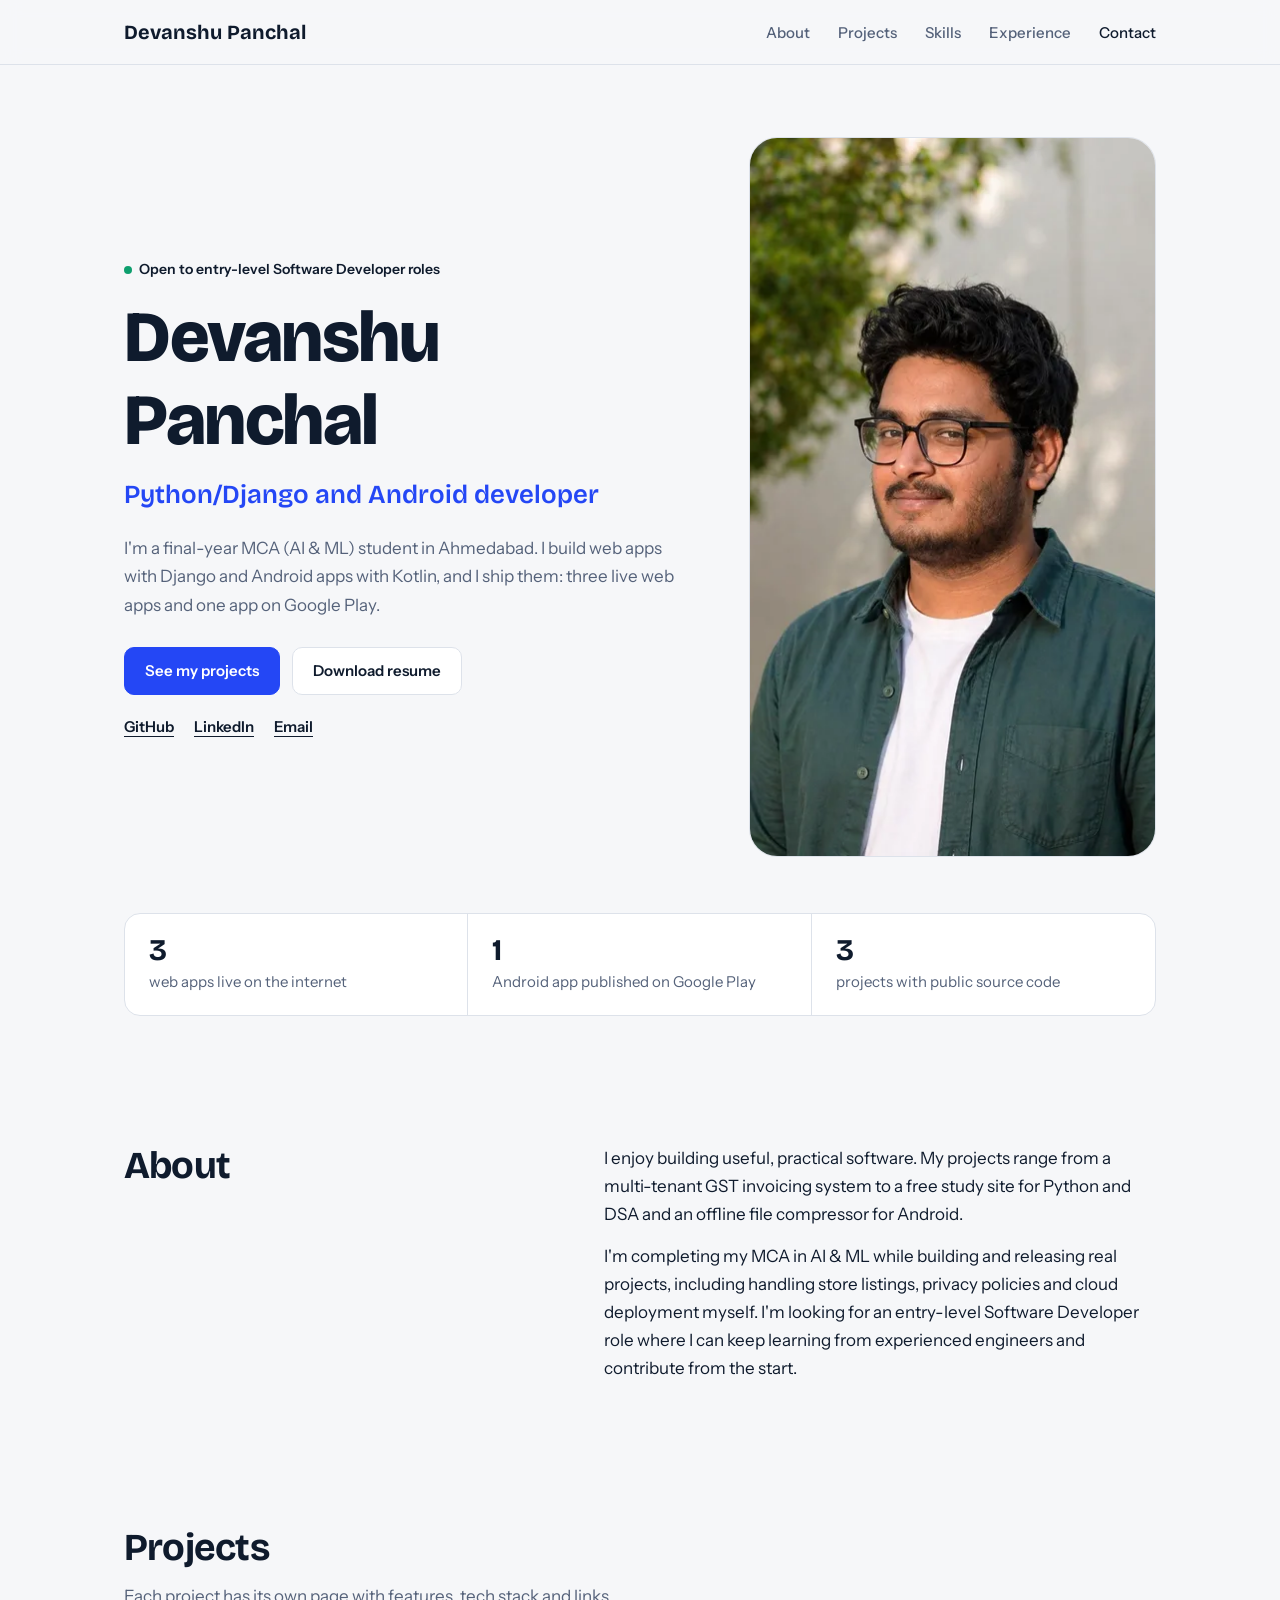
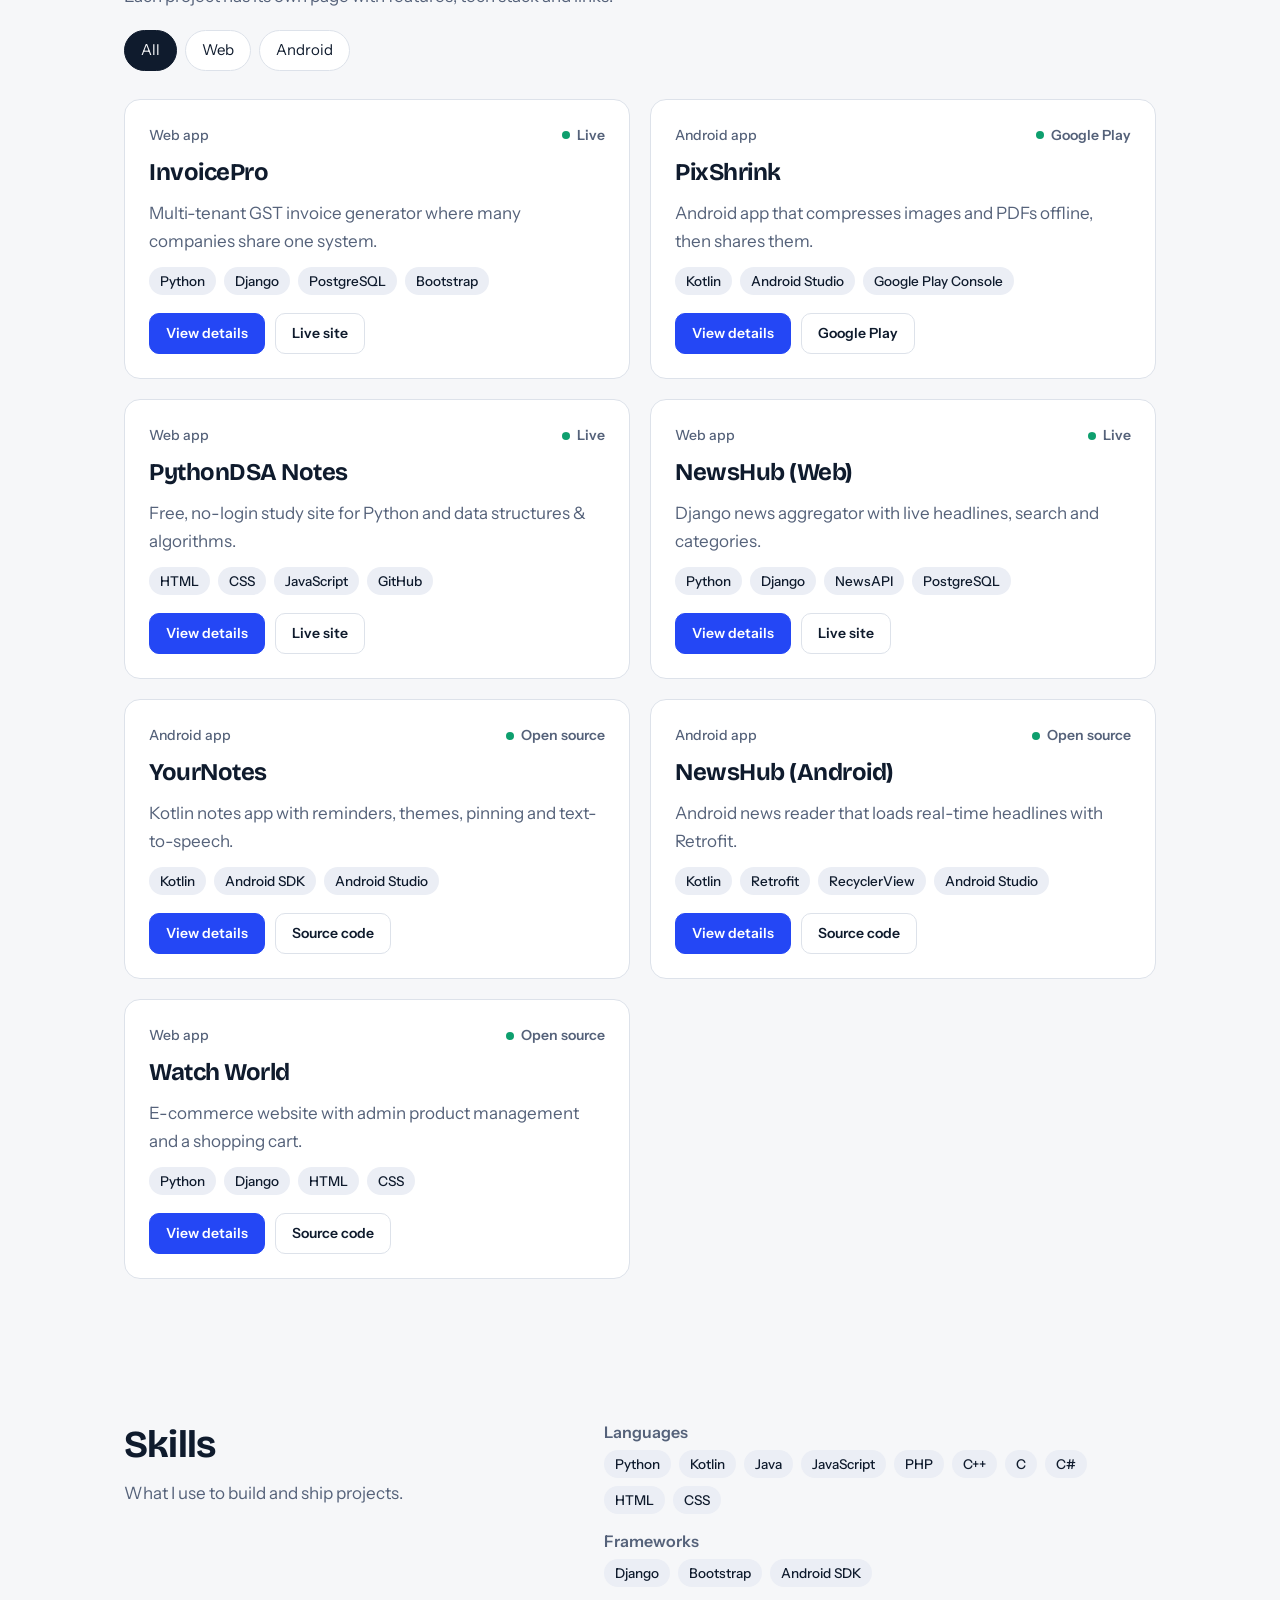
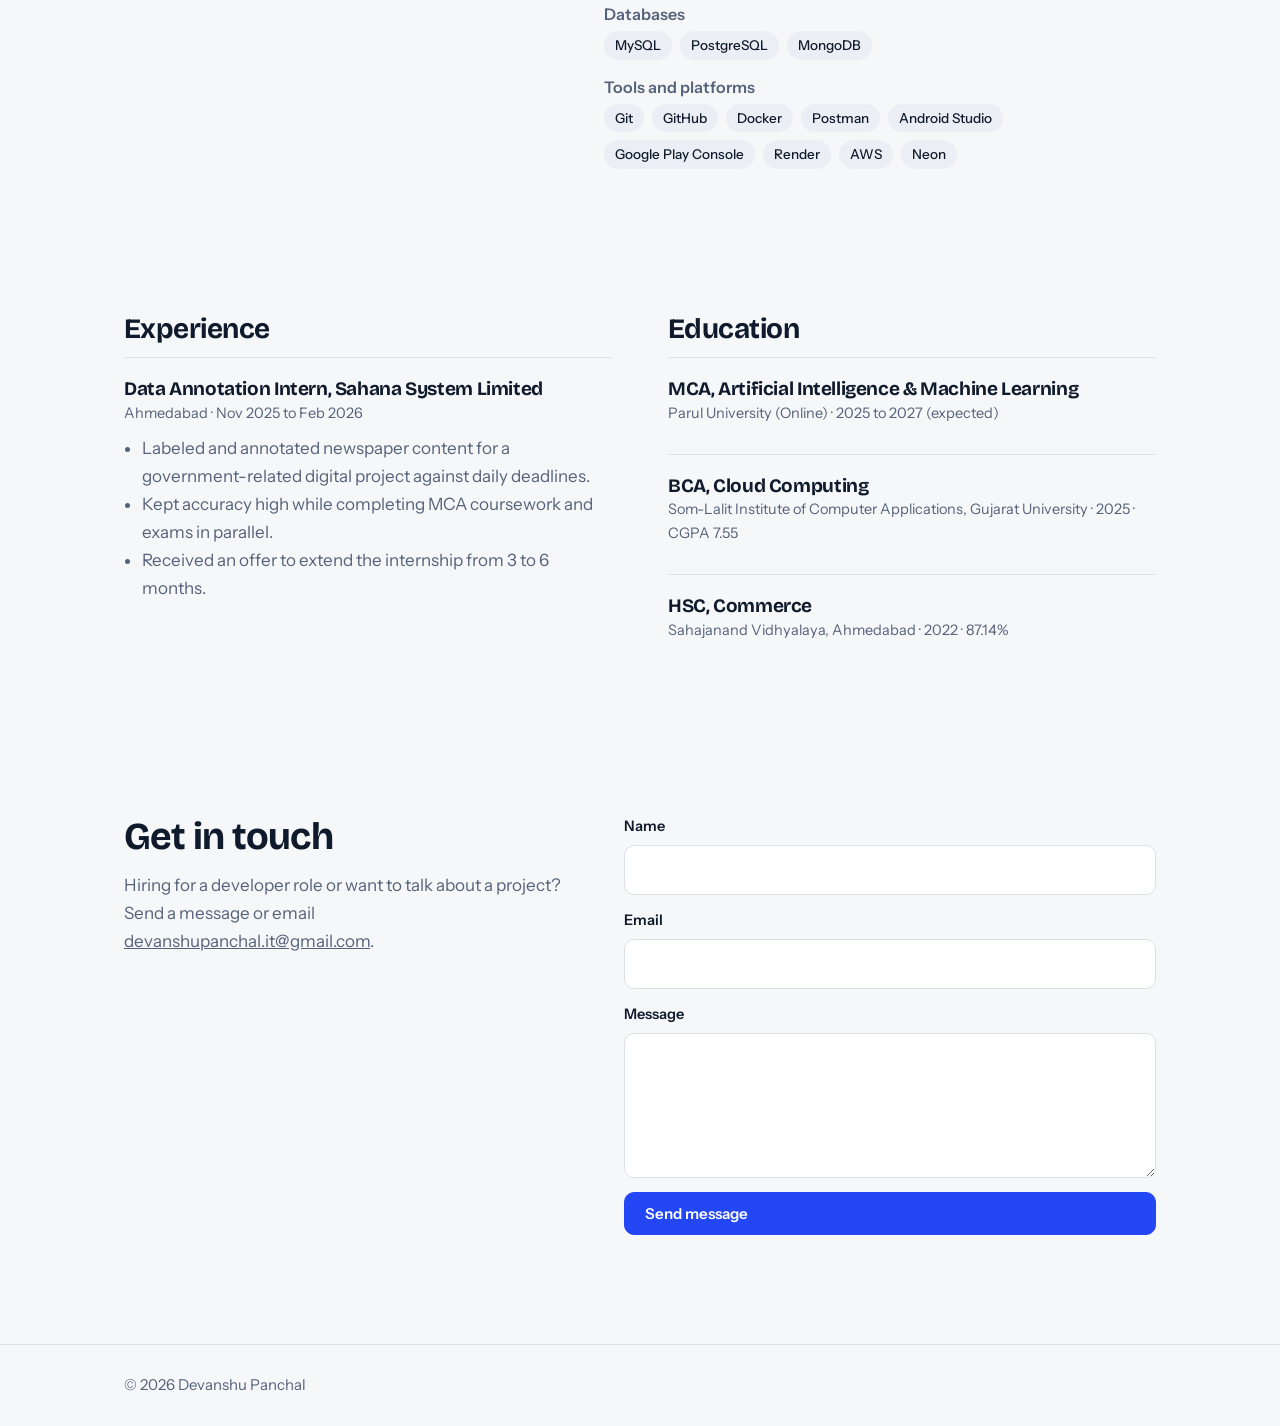
<file: index.html>
<!DOCTYPE html>
<html lang="en">
<head>
<meta charset="UTF-8">
<meta name="viewport" content="width=device-width, initial-scale=1.0">
<title>Devanshu Panchal | Python/Django &amp; Android Developer</title>
<meta name="description" content="Portfolio of Devanshu Panchal, an MCA (AI &amp; ML) student and Python/Django and Android developer. Live web apps, a published Google Play app, and open-source projects.">
<meta property="og:title" content="Devanshu Panchal | Python/Django &amp; Android Developer">
<meta property="og:description" content="Live web apps, a published Android app and open-source projects.">
<meta property="og:image" content="images/profile.webp">
<link rel="icon" href="data:image/svg+xml,%3Csvg xmlns='http://www.w3.org/2000/svg' viewBox='0 0 64 64'%3E%3Crect width='64' height='64' rx='14' fill='%232447F5'/%3E%3Ctext x='32' y='44' font-size='34' font-family='Arial' font-weight='700' fill='white' text-anchor='middle'%3ED%3C/text%3E%3C/svg%3E">
<link rel="preconnect" href="https://fonts.googleapis.com"><link rel="preconnect" href="https://fonts.gstatic.com" crossorigin>
<link href="https://fonts.googleapis.com/css2?family=Bricolage+Grotesque:wght@600;700;800&family=Instrument+Sans:wght@400;500;600&display=swap" rel="stylesheet">
<link rel="stylesheet" href="style.css">
</head>
<body>
<header>
  <nav class="wrap nav" aria-label="Main">
    <a class="logo" href="#home">Devanshu Panchal</a>
    <button class="menu-btn" aria-expanded="false" aria-controls="menu">Menu</button>
    <ul id="menu">
      <li><a href="#about">About</a></li>
      <li><a href="#projects">Projects</a></li>
      <li><a href="#skills">Skills</a></li>
      <li><a href="#experience">Experience</a></li>
      <li><a href="#contact">Contact</a></li>
    </ul>
  </nav>
</header>

<main id="home">
<section class="hero"><div class="wrap">
  <div class="hero-grid">
    <div class="hero-in">
      <span class="status">Open to entry-level Software Developer roles</span>
      <h1>Devanshu Panchal</h1>
      <p class="role">Python/Django and Android developer</p>
      <p class="lead">I'm a final-year MCA (AI &amp; ML) student in Ahmedabad. I build web apps with Django and Android apps with Kotlin, and I ship them: three live web apps and one app on Google Play.</p>
      <div class="cta">
        <a class="btn primary" href="#projects">See my projects</a>
        <a class="btn" href="assets/DevanshuPanchal_Resume.pdf" download>Download resume</a>
      </div>
      <div class="links">
        <a href="https://github.com/Daredevil2810" target="_blank" rel="noopener">GitHub</a>
        <a href="https://www.linkedin.com/in/devanshu-panchal-b61a2334b" target="_blank" rel="noopener">LinkedIn</a>
        <a href="mailto:devanshupanchal.it@gmail.com">Email</a>
      </div>
    </div>
    <div class="photo hero-in"><img src="images/profile.webp" alt="Portrait of Devanshu Panchal" width="720" height="720"></div>
  </div>
  <div class="facts">
    <div><b>3</b><span>web apps live on the internet</span></div>
    <div><b>1</b><span>Android app published on Google Play</span></div>
    <div><b>3</b><span>projects with public source code</span></div>
  </div>
</div></section>

<section id="about"><div class="wrap about-grid">
  <div><h2>About</h2></div>
  <div class="about">
    <p>I enjoy building useful, practical software. My projects range from a multi-tenant GST invoicing system to a free study site for Python and DSA and an offline file compressor for Android.</p>
    <p>I'm completing my MCA in AI &amp; ML while building and releasing real projects, including handling store listings, privacy policies and cloud deployment myself. I'm looking for an entry-level Software Developer role where I can keep learning from experienced engineers and contribute from the start.</p>
  </div>
</div></section>

<section id="projects"><div class="wrap">
  <h2>Projects</h2>
  <p class="lead">Each project has its own page with features, tech stack and links.</p>
  <div class="filters" role="group" aria-label="Filter projects">
    <button data-filter="all" aria-pressed="true">All</button>
    <button data-filter="web" aria-pressed="false">Web</button>
    <button data-filter="android" aria-pressed="false">Android</button>
  </div>
  <div class="grid" id="project-grid"></div>
</div></section>

<section id="skills"><div class="wrap about-grid">
  <div><h2>Skills</h2><p class="lead">What I use to build and ship projects.</p></div>
  <div class="skill-list">
    <div><h3>Languages</h3><ul class="chips"><li>Python</li><li>Kotlin</li><li>Java</li><li>JavaScript</li><li>PHP</li><li>C++</li><li>C</li><li>C#</li><li>HTML</li><li>CSS</li></ul></div>
    <div><h3>Frameworks</h3><ul class="chips"><li>Django</li><li>Bootstrap</li><li>Android SDK</li></ul></div>
    <div><h3>Databases</h3><ul class="chips"><li>MySQL</li><li>PostgreSQL</li><li>MongoDB</li></ul></div>
    <div><h3>Tools and platforms</h3><ul class="chips"><li>Git</li><li>GitHub</li><li>Docker</li><li>Postman</li><li>Android Studio</li><li>Google Play Console</li><li>Render</li><li>AWS</li><li>Neon</li></ul></div>
  </div>
</div></section>

<section id="experience"><div class="wrap two">
  <div>
    <h2>Experience</h2>
    <div class="entry">
      <h3>Data Annotation Intern, Sahana System Limited</h3>
      <p class="meta">Ahmedabad · Nov 2025 to Feb 2026</p>
      <ul>
        <li>Labeled and annotated newspaper content for a government-related digital project against daily deadlines.</li>
        <li>Kept accuracy high while completing MCA coursework and exams in parallel.</li>
        <li>Received an offer to extend the internship from 3 to 6 months.</li>
      </ul>
    </div>
  </div>
  <div>
    <h2>Education</h2>
    <div class="entry"><h3>MCA, Artificial Intelligence &amp; Machine Learning</h3><p class="meta">Parul University (Online) · 2025 to 2027 (expected)</p></div>
    <div class="entry"><h3>BCA, Cloud Computing</h3><p class="meta">Som-Lalit Institute of Computer Applications, Gujarat University · 2025 · CGPA 7.55</p></div>
    <div class="entry"><h3>HSC, Commerce</h3><p class="meta">Sahajanand Vidhyalaya, Ahmedabad · 2022 · 87.14%</p></div>
  </div>
</div></section>

<section id="contact"><div class="wrap contact-box">
  <div>
    <h2>Get in touch</h2>
    <p class="lead">Hiring for a developer role or want to talk about a project? Send a message or email <a href="mailto:devanshupanchal.it@gmail.com">devanshupanchal.it@gmail.com</a>.</p>
  </div>
  <form id="contact-form" action="https://formspree.io/f/mvzwblgg" method="POST">
    <label>Name<input type="text" name="name" autocomplete="name" required></label>
    <label>Email<input type="email" name="email" autocomplete="email" required></label>
    <label>Message<textarea name="message" rows="5" required></textarea></label>
    <button class="btn primary" type="submit" id="send-btn">Send message</button>
    <p id="form-status" role="status"></p>
  </form>
</div></section>
</main>

<footer><div class="wrap">© 2026 Devanshu Panchal</div></footer>
<script src="projects.js"></script>
<script src="script.js"></script>
</body>
</html>
</file>
<file: style.css>
:root{--bg:#F6F7F9;--surface:#fff;--ink:#0F1B2D;--muted:#55627A;--line:#DDE2EA;--accent:#2447F5;--on-accent:#fff;--live:#0E9F6E;--chip:#EBEEF5;
--display:"Bricolage Grotesque","Segoe UI",system-ui,sans-serif;--body:"Instrument Sans","Segoe UI",system-ui,sans-serif}
@media(prefers-color-scheme:dark){:root{--bg:#0B1220;--surface:#121B2E;--ink:#EAF0FB;--muted:#9AA7C0;--line:#243049;--accent:#8EA3FF;--on-accent:#0B1220;--live:#34D399;--chip:#1A2540}}
*{margin:0;padding:0;box-sizing:border-box}
html{scroll-behavior:smooth;scroll-padding-top:80px}
body{font-family:var(--body);background:var(--bg);color:var(--ink);line-height:1.65;font-size:17px;-webkit-font-smoothing:antialiased}
img{max-width:100%;display:block}
a{color:inherit}
:focus-visible{outline:3px solid var(--accent);outline-offset:3px;border-radius:6px}
.wrap{max-width:1080px;margin:0 auto;padding:0 24px}
h1,h2,h3{font-family:var(--display);line-height:1.15;letter-spacing:-.02em}
h2{font-size:clamp(28px,4vw,38px);margin-bottom:12px}
section{padding:72px 0}
.lead{color:var(--muted);max-width:60ch}

/* header */
header{position:sticky;top:0;z-index:50;background:color-mix(in srgb,var(--bg) 85%,transparent);backdrop-filter:blur(10px);border-bottom:1px solid var(--line)}
.nav{display:flex;justify-content:space-between;align-items:center;height:64px}
.logo{font-family:var(--display);font-weight:700;font-size:20px;text-decoration:none}
.nav ul{display:flex;gap:28px;list-style:none}
.nav ul a{text-decoration:none;color:var(--muted);font-size:15px;font-weight:500}
.nav ul a:hover,.nav ul a.active{color:var(--ink)}
.menu-btn{display:none;background:none;border:1px solid var(--line);color:var(--ink);border-radius:8px;padding:6px 12px;font:inherit;cursor:pointer}

/* buttons & chips */
.btn{display:inline-flex;align-items:center;gap:8px;padding:11px 20px;border-radius:10px;font-weight:600;font-size:15px;text-decoration:none;border:1px solid var(--line);background:var(--surface);color:var(--ink);cursor:pointer;font-family:inherit;transition:transform .15s,border-color .15s}
.btn:hover{border-color:var(--accent);transform:translateY(-1px)}
.btn.primary{background:var(--accent);color:var(--on-accent);border-color:var(--accent)}
.chips{display:flex;flex-wrap:wrap;gap:8px;list-style:none}
.chips li{background:var(--chip);padding:3px 11px;border-radius:99px;font-size:13.5px;font-weight:500}
.status{display:inline-flex;align-items:center;gap:7px;font-size:14px;font-weight:600}
.status::before{content:"";width:8px;height:8px;border-radius:50%;background:var(--live)}

/* hero */
.hero{padding:72px 0 56px}
.hero-grid{display:grid;grid-template-columns:1.4fr 1fr;gap:56px;align-items:center}
.hero h1{font-size:clamp(40px,6.5vw,72px);font-weight:800;margin:14px 0 12px}
.hero .role{font-family:var(--display);font-size:clamp(20px,2.6vw,26px);color:var(--accent);font-weight:600;margin-bottom:18px}
.hero .cta{display:flex;flex-wrap:wrap;gap:12px;margin:28px 0 20px}
.links{display:flex;gap:20px;font-weight:600;font-size:15px}
.links a{text-underline-offset:4px}
.photo{position:relative}
.photo img{width:100%;aspect-ratio:1;object-fit:cover;object-position:center top;border-radius:28px;border:1px solid var(--line)}
.facts{display:grid;grid-template-columns:repeat(3,1fr);gap:0;margin-top:56px;border:1px solid var(--line);border-radius:16px;background:var(--surface)}
.facts div{padding:20px 24px;border-right:1px solid var(--line)}
.facts div:last-child{border:0}
.facts b{font-family:var(--display);font-size:30px;display:block;line-height:1.1}
.facts span{color:var(--muted);font-size:15px}
.hero-in{animation:rise .7s ease both}
@keyframes rise{from{opacity:0;transform:translateY(16px)}}

/* about + skills */
.about-grid{display:grid;grid-template-columns:1fr 1.3fr;gap:56px}
.about p+p{margin-top:14px}
.skill-list{display:grid;gap:18px}
.skill-list h3{font-size:16px;margin-bottom:8px;color:var(--muted);font-family:var(--body);font-weight:600;letter-spacing:0}

/* projects */
.filters{display:flex;gap:8px;margin:20px 0 28px;flex-wrap:wrap}
.filters button{background:var(--surface);border:1px solid var(--line);color:var(--ink);padding:7px 16px;border-radius:99px;font:inherit;font-size:15px;cursor:pointer}
.filters button[aria-pressed=true]{background:var(--ink);color:var(--bg);border-color:var(--ink)}
.grid{display:grid;grid-template-columns:repeat(2,1fr);gap:20px}
.card{display:flex;flex-direction:column;gap:12px;background:var(--surface);border:1px solid var(--line);border-radius:16px;padding:24px;transition:border-color .15s}
.card:hover{border-color:var(--accent)}
.card-top{display:flex;justify-content:space-between;align-items:center;color:var(--muted);font-size:14px;font-weight:500}
.card h3{font-size:24px}
.card p{color:var(--muted);flex:1}
.card-actions{display:flex;gap:10px;margin-top:6px;flex-wrap:wrap}
.card-actions .btn{padding:8px 16px;font-size:14px}

/* experience */
.two{display:grid;grid-template-columns:1fr 1fr;gap:56px}
.entry{padding:20px 0;border-top:1px solid var(--line)}
.entry h3{font-size:19px}
.entry .meta{color:var(--muted);font-size:14.5px;margin:2px 0 8px}
.entry ul{padding-left:18px;color:var(--muted)}
.two h2{font-size:28px}

/* contact */
.contact-box{display:grid;grid-template-columns:1fr 1.2fr;gap:56px;align-items:start}
form{display:grid;gap:14px}
label{font-weight:600;font-size:14.5px;display:grid;gap:6px}
input,textarea{padding:12px 14px;border:1px solid var(--line);border-radius:10px;background:var(--surface);color:var(--ink);font:inherit}
input:focus,textarea:focus{outline:2px solid var(--accent);border-color:transparent}
#form-status{min-height:1.5em;font-size:15px;font-weight:600}
#form-status.ok{color:var(--live)}#form-status.err{color:#D93B3B}
footer{border-top:1px solid var(--line);padding:28px 0;color:var(--muted);font-size:15px}

/* project detail */
.back{display:inline-block;margin:36px 0 8px;color:var(--muted);text-decoration:none;font-weight:500}
.back:hover{color:var(--ink)}
.detail-head h1{font-size:clamp(36px,5.5vw,60px);font-weight:800;margin:10px 0 14px}
.detail-head .cta{display:flex;gap:12px;flex-wrap:wrap;margin-top:24px}
.detail{display:grid;grid-template-columns:1.6fr 1fr;gap:56px;padding:48px 0 24px}
.detail h2{font-size:24px;margin:0 0 10px}
.detail section{padding:0 0 32px}
.detail ul.plain{padding-left:20px}.detail ul.plain li{margin-bottom:6px}
aside .box{background:var(--surface);border:1px solid var(--line);border-radius:16px;padding:22px;margin-bottom:16px}
aside h2{font-size:17px}
.shots{display:grid;gap:16px;margin-bottom:32px}
.shots img{border:1px solid var(--line);border-radius:14px}
.pager{display:flex;justify-content:space-between;gap:16px;border-top:1px solid var(--line);padding:28px 0 56px}
.pager a{text-decoration:none;max-width:48%}
.pager small{color:var(--muted);display:block}
.pager b{font-family:var(--display);font-size:20px}

@media(max-width:820px){
.hero-grid,.about-grid,.two,.contact-box,.detail{grid-template-columns:1fr;gap:36px}
.photo{max-width:320px;order:-1}
.grid{grid-template-columns:1fr}
.facts{grid-template-columns:1fr}.facts div{border-right:0;border-bottom:1px solid var(--line)}
section{padding:56px 0}
.menu-btn{display:block}
.nav ul{display:none;position:absolute;top:64px;left:0;right:0;flex-direction:column;gap:0;background:var(--bg);border-bottom:1px solid var(--line);padding:8px 24px}
.nav ul.open{display:flex}.nav ul a{display:block;padding:12px 0}
}
@media(prefers-reduced-motion:reduce){*{animation:none!important;transition:none!important;scroll-behavior:auto!important}}
</file>
